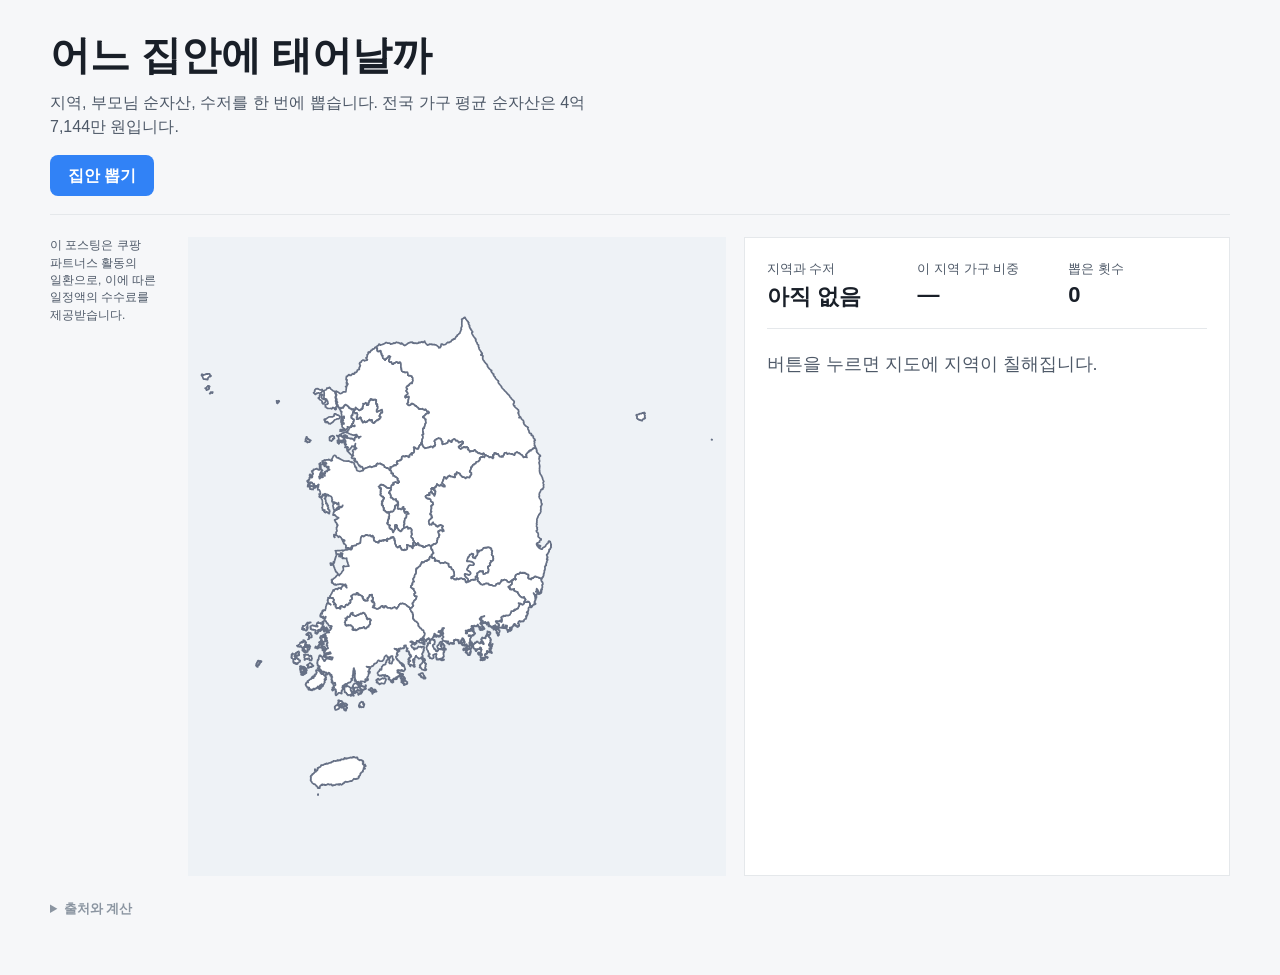
<file: index.html>
<!doctype html>
<html lang="ko">
<head>
<meta charset="utf-8">
<meta name="viewport" content="width=device-width, initial-scale=1">
<title>어느 집안에 태어날까</title>
<style>
  * { box-sizing: border-box; }

  body {
    margin: 0;
    background: #f6f7f9;
    color: #191f28;
    font-family: "Pretendard", "Apple SD Gothic Neo", "Malgun Gothic", "Noto Sans KR", sans-serif;
    word-break: keep-all;
    overflow-wrap: anywhere;
  }

  .wrap {
    max-width: 1220px;
    margin: 0 auto;
    padding: 28px 20px 56px;
  }

  .mast {
    margin-bottom: 22px;
    padding-bottom: 18px;
    border-bottom: 1px solid #e5e8eb;
  }

  h1 {
    margin: 0;
    font-size: 40px;
    font-weight: 800;
    letter-spacing: 0;
  }

  .subtitle {
    margin: 8px 0 0;
    max-width: 36em;
    color: #4e5968;
    font-size: 16px;
    line-height: 1.5;
  }

  #rebirthBtn {
    display: inline-block;
    margin-top: 16px;
    border: 0;
    border-radius: 8px;
    padding: 11px 18px;
    background: #3182f6;
    color: #fff;
    font: inherit;
    font-size: 16px;
    font-weight: 700;
    line-height: 1.2;
    cursor: pointer;
  }

  #rebirthBtn:hover { background: #1b64da; }

  .stage {
    display: grid;
    grid-template-columns: 120px 1.05fr 0.95fr;
    gap: 18px;
    align-items: start;
  }

  #mapBox {
    background: #eef2f6;
    overflow: hidden;
  }

  #koreaMap {
    display: block;
    width: 100%;
    height: auto;
  }

  .province {
    fill: #ffffff;
    stroke: #667085;
    stroke-width: 2;
    stroke-linejoin: round;
  }

  .province.selected {
    fill: #3182f6;
    stroke: #1849a0;
    stroke-width: 2.6;
  }

  .sheet {
    background: #ffffff;
    border: 1px solid #e5e8eb;
    padding: 22px 22px 18px;
    min-height: 100%;
  }

  .stats {
    display: grid;
    grid-template-columns: 1fr 1fr 1fr;
    gap: 12px;
    margin-bottom: 22px;
    padding-bottom: 16px;
    border-bottom: 1px solid #e5e8eb;
  }

  .label {
    font-size: 13px;
    letter-spacing: 0;
    color: #4e5968;
    margin-bottom: 4px;
  }

  .value {
    font-size: 22px;
    font-weight: 800;
    word-break: keep-all;
  }

  #result { display: none; }

  .lead {
    margin: 0 0 14px;
    font-size: 18px;
    line-height: 1.6;
  }

  #result strong {
    font-size: 22px;
    font-weight: 800;
    color: #191f28;
  }

  .waiting {
    margin: 0;
    color: #4e5968;
    font-size: 18px;
    line-height: 1.5;
  }

  .history {
    margin: 18px 0 0;
    padding-top: 14px;
    border-top: 1px solid #e5e8eb;
  }

  .history h2 {
    margin: 0 0 8px;
    font-size: 13px;
    font-weight: 700;
    color: #8b95a1;
  }

  .history ul {
    margin: 0;
    padding: 0;
    list-style: none;
  }

  .history li {
    padding: 7px 0;
    border-top: 1px solid #f2f4f6;
    font-size: 14px;
    line-height: 1.45;
  }

  .history li:first-child {
    border-top: 0;
    padding-top: 0;
  }

  .past {
    display: grid;
    grid-template-columns: 2.6em 3.4em 1fr;
    gap: 8px;
    align-items: baseline;
  }

  .past .where,
  .past .spoon {
    font-weight: 700;
    color: #191f28;
  }

  .past .asset { color: #4e5968; }

  .plainPast { color: #4e5968; }

  .foot { margin-top: 22px; }

  .sources {
    color: #4e5968;
    font-size: 13px;
    line-height: 1.65;
  }

  .sources summary {
    cursor: pointer;
    width: fit-content;
    color: #8b95a1;
    font-weight: 700;
  }

  .sourceList {
    margin: 10px 0 0;
    padding: 0;
    list-style: none;
  }

  .sourceList li { padding: 3px 0; }

  .sources p { margin: 10px 0 0; }

  .sources a {
    color: #1b64da;
    margin-right: 14px;
  }

  .copyBtn {
    margin-top: 8px;
    border: 1px solid #d1d6db;
    border-radius: 8px;
    padding: 8px 12px;
    background: #fff;
    color: #191f28;
    font-family: "Apple SD Gothic Neo", "Noto Sans KR", sans-serif;
    font-size: 14px;
    cursor: pointer;
  }

  .partner { margin: 0; }

  .partner p {
    margin: 0 0 8px;
    color: #4e5968;
    font-size: 12px;
    line-height: 1.45;
  }

  .partner iframe {
    display: block;
    border: 0;
  }

  @media (max-width: 800px) {
    h1 { font-size: 32px; }
    .stage { grid-template-columns: 1fr; }
    .stats { grid-template-columns: 1fr; }
  }
</style>
</head>
<body>
<div class="wrap">
  <header class="mast">
    <div>
      <h1>어느 집안에 태어날까</h1>
      <p class="subtitle">지역, 부모님 순자산, 수저를 한 번에 뽑습니다. 전국 가구 평균 순자산은 4억 7,144만 원입니다.</p>
      <button id="rebirthBtn" type="button">집안 뽑기</button>
    </div>
  </header>

  <div class="stage">
    <aside class="partner">
      <p>이 포스팅은 쿠팡 파트너스 활동의 일환으로, 이에 따른 일정액의 수수료를 제공받습니다.</p>
      <iframe src="https://coupa.ng/cp565b" width="120" height="240" frameborder="0" scrolling="no" referrerpolicy="unsafe-url" title="쿠팡 상품"></iframe>
    </aside>

    <div id="mapBox">
      <svg id="koreaMap" viewBox="0 0 640 760" role="img" aria-label="대한민국 시도 지도"></svg>
    </div>

    <section class="sheet">
      <div class="stats">
        <div>
          <div class="label">지역과 수저</div>
          <div class="value" id="resultSpoon">아직 없음</div>
        </div>
        <div>
          <div class="label">이 지역 가구 비중</div>
          <div class="value" id="resultChance">—</div>
        </div>
        <div>
          <div class="label">뽑은 횟수</div>
          <div class="value" id="rollCount">0</div>
        </div>
      </div>

      <p class="waiting" id="waiting">버튼을 누르면 지도에 지역이 칠해집니다.</p>
      <div id="result">
        <p class="lead">당신은 <strong id="bornRegion"></strong>에서 태어났습니다.</p>
        <p class="lead">부모님 순자산은 <strong id="bornAsset"></strong>입니다.</p>
        <p class="lead"><strong id="bornSpoon"></strong>로 태어났습니다.</p>
        <button id="copyBtn" class="copyBtn" type="button">이 결과 복사</button>
      </div>
      <div class="history" id="history" hidden></div>
    </section>
  </div>

  <footer class="foot">
    <details class="sources">
      <summary>출처와 계산</summary>
      <ul class="sourceList">
        <li>자산은 2025년 가계금융복지조사, 2025년 3월 31일 기준입니다.</li>
        <li>순자산은 집, 전세보증금, 예금, 주식에서 빚을 뺀 가구 금액입니다.</li>
        <li>지역은 2024년 가구 22,997,120으로 뽑고, 자산 분위는 전국 기준 각 10%입니다.</li>
        <li>수저는 1–4분위 흙, 5–7 동, 8–9 은, 10 금입니다. 이 페이지가 붙인 이름입니다.</li>
        <li>1분위 평균은 -771만 원, 10분위 평균은 21억 7,122만 원입니다.</li>
        <li>지도 경계는 통계청 2018년 시도 경계입니다.</li>
      </ul>
      <p>
        <a href="https://mods.go.kr/board.es?act=view&bid=215&list_no=439535&mid=a10301040300" target="_blank" rel="noopener noreferrer">조사 보도자료</a>
        <a href="https://beezbook.com/net-worth-rank" target="_blank" rel="noopener noreferrer">분위 경계값</a>
        <a href="https://census.go.kr/sub/ehpp/bc/ehppbc100t01" target="_blank" rel="noopener noreferrer">2024년 시도별 가구</a>
      </p>
    </details>
  </footer>
</div>

<script src="korea-map.js"></script>
<script>
const BANDS = [
  { spoon: "금수저", min: 110020, max: null },
  { spoon: "은수저", min: 69380, max: 110020 },
  { spoon: "은수저", min: 46180, max: 69380 },
  { spoon: "동수저", min: 33050, max: 46180 },
  { spoon: "동수저", min: 23860, max: 33050 },
  { spoon: "동수저", min: 16472, max: 23860 },
  { spoon: "흙수저", min: 10296, max: 16472 },
  { spoon: "흙수저", min: 5108, max: 10296 },
  { spoon: "흙수저", min: 1210, max: 5108 },
  { spoon: "흙수저", min: null, max: 1210 }
];

const STORE = "household-rebirth-v1";

function formatMan(man) {
  const sign = man < 0 ? "-" : "";
  const abs = Math.abs(man);
  const eok = Math.floor(abs / 10000);
  const rest = abs % 10000;
  const restText = rest.toLocaleString("ko-KR");
  if (eok === 0) return sign + restText + "만\u00A0원";
  if (rest === 0) return sign + eok + "억\u00A0원";
  return sign + eok + "억\u00A0" + restText + "만\u00A0원";
}

function rangeText(band) {
  if (band.min == null) return formatMan(band.max) + " 미만";
  if (band.max == null) return formatMan(band.min) + " 이상";
  return formatMan(band.min) + " 이상, " + formatMan(band.max) + " 미만";
}

const map = document.getElementById("koreaMap");
PROVINCES.forEach((province) => {
  const shape = document.createElementNS("http://www.w3.org/2000/svg", "path");
  shape.setAttribute("d", province.d);
  shape.setAttribute("class", "province");
  shape.dataset.code = province.code;
  map.appendChild(shape);
});

function pickProvince() {
  let ticket = Math.random() * HOUSEHOLDS;
  for (const province of PROVINCES) {
    ticket -= province.households;
    if (ticket < 0) return province;
  }
  return PROVINCES[PROVINCES.length - 1];
}

function regionChance(province) {
  return (province.households / HOUSEHOLDS * 100).toFixed(1) + "%";
}

let rolls = 0;
let history = [];
let lastShare = "";

try {
  const saved = JSON.parse(localStorage.getItem(STORE) || "null");
  if (saved && Array.isArray(saved.history)) {
    rolls = saved.rolls || 0;
    history = saved.history.slice(0, 12);
    document.getElementById("rollCount").textContent = String(rolls);
    paintHistory(false);
  }
} catch (err) {
  rolls = 0;
  history = [];
}

function paintHistory(skipLatest) {
  const box = document.getElementById("history");
  const past = (skipLatest ? history.slice(1) : history)
    .filter((item) => item.split(" · ").length >= 3)
    .slice(0, 5);
  box.replaceChildren();
  if (!past.length) {
    box.hidden = true;
    return;
  }
  box.hidden = false;
  const title = document.createElement("h2");
  title.textContent = "이전 결과";
  const list = document.createElement("ul");
  past.forEach((item) => {
    const li = document.createElement("li");
    const parts = item.split(" · ");
    if (parts.length >= 3) {
      const row = document.createElement("div");
      row.className = "past";
      const where = document.createElement("span");
      where.className = "where";
      where.textContent = parts[0];
      const spoon = document.createElement("span");
      spoon.className = "spoon";
      spoon.textContent = parts[1];
      const asset = document.createElement("span");
      asset.className = "asset";
      asset.textContent = parts.slice(2).join(" · ")
        .replace(/ /g, "\u00A0")
        .replace(/\u00A0(이상|미만)/g, " $1")
        .replace(/,\u00A0/g, ", ");
      row.append(where, spoon, asset);
      li.appendChild(row);
    } else {
      li.className = "plainPast";
      li.textContent = item;
    }
    list.appendChild(li);
  });
  box.append(title, list);
}

function save() {
  localStorage.setItem(STORE, JSON.stringify({ rolls, history: history.slice(0, 12) }));
}

function roll() {
  const band = BANDS[Math.floor(Math.random() * BANDS.length)];
  const province = pickProvince();
  const chance = regionChance(province);
  const asset = rangeText(band);
  const life = province.name + " · " + band.spoon + " · " + asset;
  rolls += 1;
  document.getElementById("rollCount").textContent = String(rolls);
  document.getElementById("resultSpoon").textContent = province.name + " " + band.spoon;
  document.getElementById("resultChance").textContent = chance;
  document.getElementById("bornRegion").textContent = province.name;
  document.getElementById("bornAsset").textContent = asset;
  document.getElementById("bornSpoon").textContent = band.spoon;

  document.querySelectorAll(".province").forEach((shape) => {
    shape.classList.toggle("selected", shape.dataset.code === province.code);
  });

  document.getElementById("waiting").style.display = "none";
  document.getElementById("result").style.display = "block";

  history.unshift(life);
  history = history.slice(0, 12);
  paintHistory(true);

  lastShare = [
    province.name + "에서 태어났습니다.",
    "부모님 순자산은 " + asset + "입니다.",
    band.spoon + "로 태어났습니다."
  ].join("\n");
  save();
}

try {
  if (!sessionStorage.getItem("household-visit")) {
    fetch("https://abacus.jasoncameron.dev/hit/simsimlab/household", { mode: "no-cors", cache: "no-store" })
      .then(function () {
        try { sessionStorage.setItem("household-visit", "1"); } catch (err) {}
      })
      .catch(function () {});
  }
} catch (err) {}

document.getElementById("rebirthBtn").addEventListener("click", roll);
document.getElementById("copyBtn").addEventListener("click", async () => {
  const button = document.getElementById("copyBtn");
  try {
    await navigator.clipboard.writeText(lastShare);
    button.textContent = "복사했습니다";
  } catch (err) {
    button.textContent = "복사를 못 했습니다";
  }
  setTimeout(() => {
    button.textContent = "결과 복사";
  }, 1200);
});
</script>
</body>
</html>
</file>
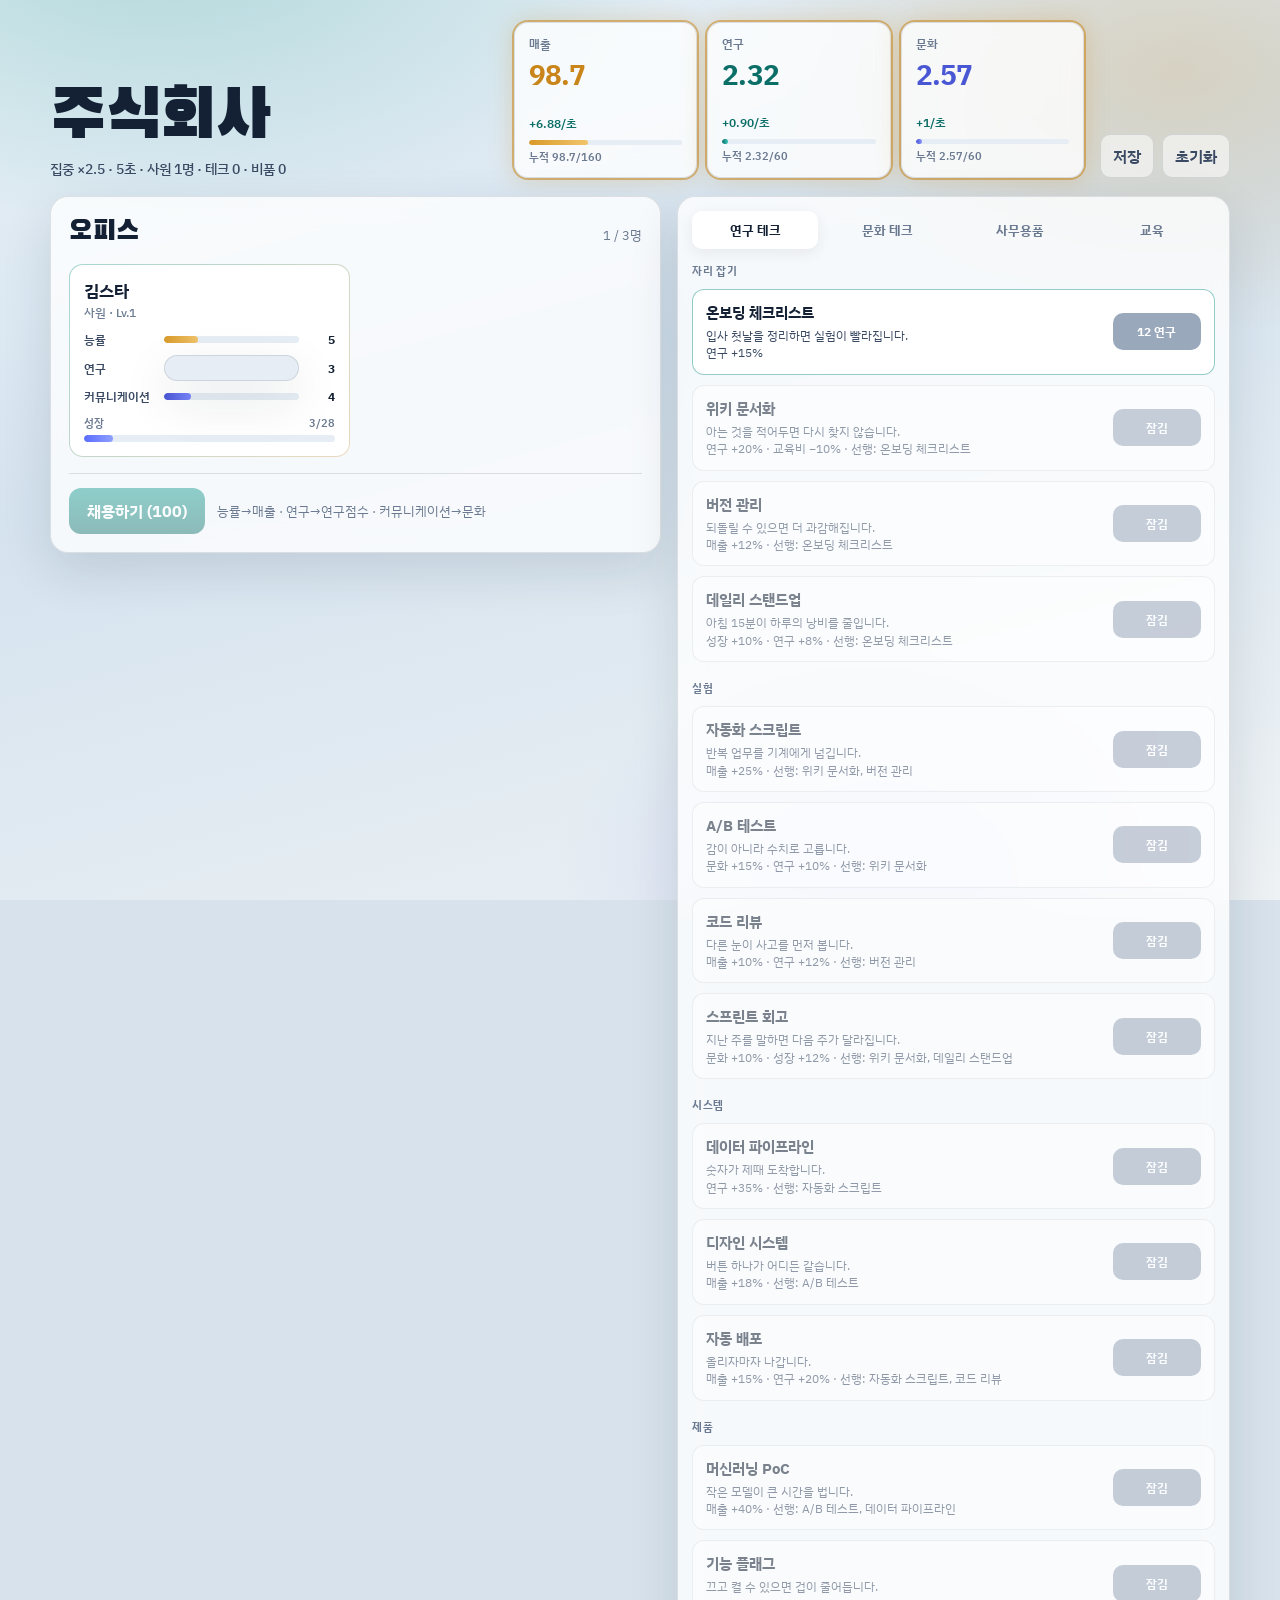
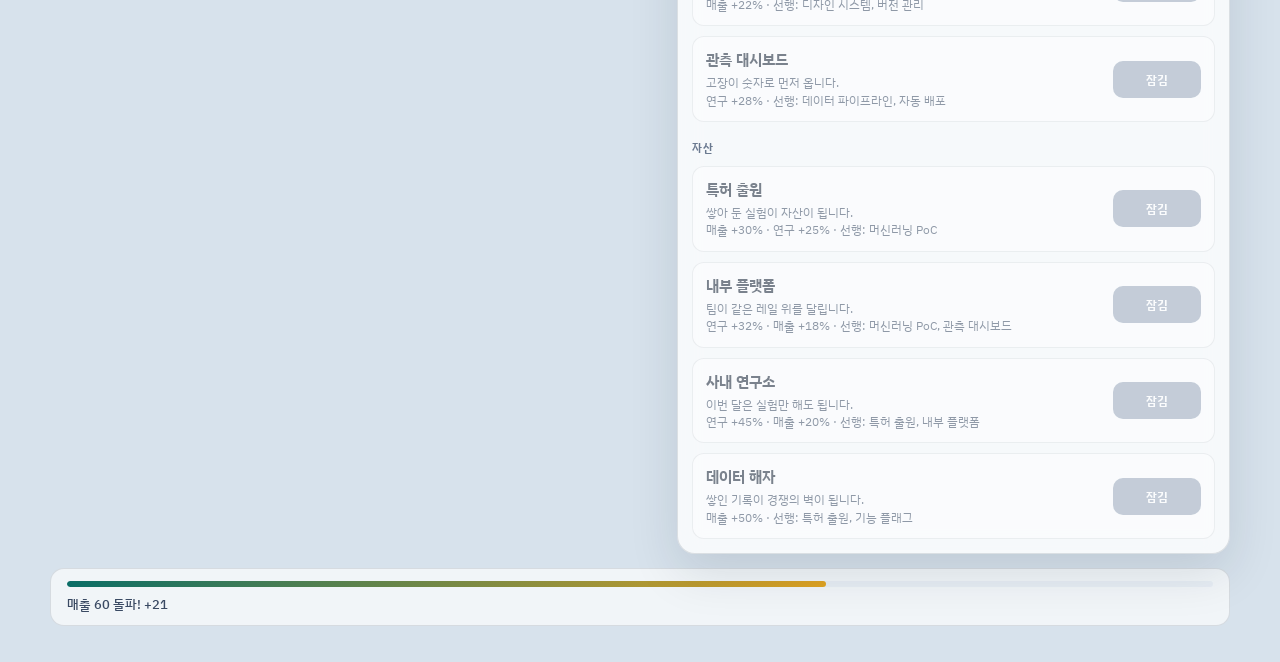
<file: startup/index.html>
<!doctype html>
<html lang="ko">
<head>
<meta charset="utf-8">
<meta name="viewport" content="width=device-width, initial-scale=1">
<link rel="icon" href="data:image/svg+xml,%3Csvg xmlns='http://www.w3.org/2000/svg' viewBox='0 0 16 16'%3E%3Crect width='16' height='16' rx='3' fill='%230b6e67'/%3E%3C/svg%3E">
<title>주식회사 — 연구·문화로 키우는 회사</title>
<link rel="preconnect" href="https://fonts.googleapis.com">
<link rel="preconnect" href="https://fonts.gstatic.com" crossorigin>
<link href="https://fonts.googleapis.com/css2?family=Black+Han+Sans&family=IBM+Plex+Sans+KR:wght@400;500;600;700&display=swap" rel="stylesheet">
<link rel="stylesheet" href="style.css">
</head>
<body>
  <div class="atmosphere" aria-hidden="true"></div>
  <div class="app">
    <header class="top">
      <div class="brand-block">
        <p class="brand">주식회사</p>
        <p class="tagline" id="tagline">사원 1명으로 시작 · 연구와 문화로 키운다</p>
      </div>
      <div class="resources" id="resources"></div>
      <div class="top-actions">
        <button type="button" class="ghost" id="btn-save">저장</button>
        <button type="button" class="ghost" id="btn-reset">초기화</button>
      </div>
    </header>

    <main class="layout">
      <section class="floor" aria-labelledby="floor-title">
        <div class="section-head">
          <h2 id="floor-title">오피스</h2>
          <p class="hint" id="headcount"></p>
        </div>
        <div class="employee-grid" id="employees"></div>
        <div class="floor-actions">
          <button type="button" class="cta" id="btn-hire">채용하기</button>
          <p class="hint" id="hire-hint"></p>
        </div>
      </section>

      <aside class="panel">
        <nav class="tabs" role="tablist">
          <button type="button" class="tab on" data-tab="research" role="tab">연구 테크</button>
          <button type="button" class="tab" data-tab="culture" role="tab">문화 테크</button>
          <button type="button" class="tab" data-tab="office" role="tab">사무용품</button>
          <button type="button" class="tab" data-tab="train" role="tab">교육</button>
        </nav>
        <div class="tab-body" id="tab-body"></div>
      </aside>
    </main>

    <footer class="log-bar">
      <div class="surge-meter" id="surge-meter" aria-hidden="true"><i></i></div>
      <p id="log">회사를 열었습니다. 첫 사원이 책상에 앉았습니다.</p>
    </footer>
  </div>

  <div class="toast" id="toast" hidden></div>

  <script src="js/data.js"></script>
  <script src="js/state.js"></script>
  <script src="js/logic.js"></script>
  <script src="js/render.js"></script>
  <script src="js/main.js"></script>
</body>
</html>
</file>
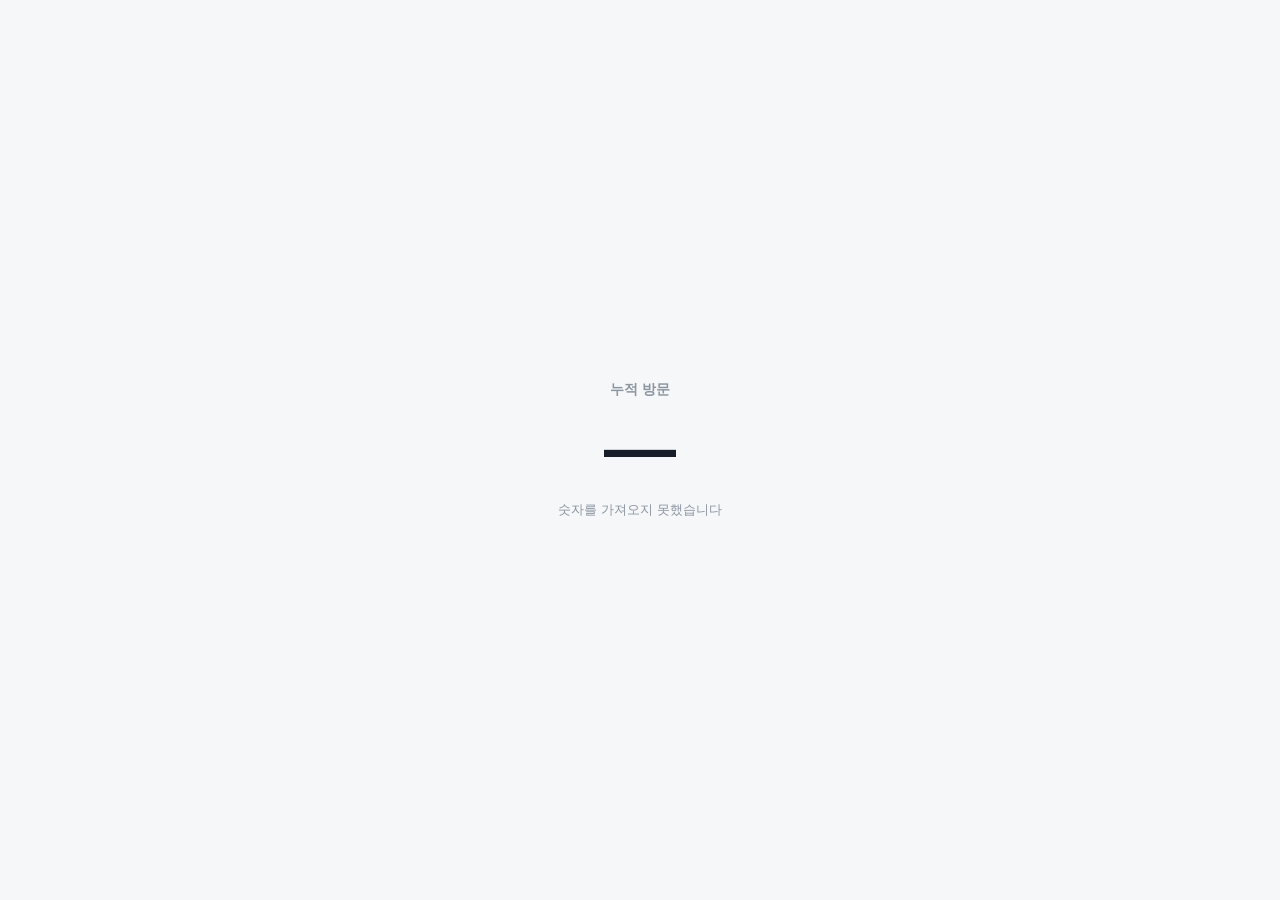
<file: s.html>
<!doctype html>
<html lang="ko">
<head>
<meta charset="utf-8">
<meta name="viewport" content="width=device-width, initial-scale=1">
<meta name="robots" content="noindex">
<title>방문</title>
<style>
  body {
    margin: 0;
    min-height: 100vh;
    display: grid;
    place-items: center;
    background: #f6f7f9;
    color: #191f28;
    font-family: "Pretendard", "Apple SD Gothic Neo", "Malgun Gothic", "Noto Sans KR", sans-serif;
  }

  .card { text-align: center; }

  .label {
    color: #8b95a1;
    font-size: 14px;
    font-weight: 700;
  }

  .value {
    margin: 8px 0 0;
    font-size: 72px;
    font-weight: 800;
  }

  .when {
    margin: 12px 0 0;
    color: #8b95a1;
    font-size: 13px;
  }
</style>
</head>
<body>
  <main class="card">
    <div class="label">누적 방문</div>
    <p class="value" id="value">…</p>
    <p class="when" id="when"></p>
  </main>
  <script>
    const view = document.getElementById("value");
    const when = document.getElementById("when");

    function load() {
      fetch("https://abacus.jasoncameron.dev/get/simsimlab/household", { cache: "no-store" })
        .then(function (res) { return res.json(); })
        .then(function (data) {
          view.textContent = Number(data.value).toLocaleString("ko-KR");
          when.textContent = new Date().toLocaleTimeString("ko-KR", {
            hour: "2-digit",
            minute: "2-digit",
            second: "2-digit"
          });
        })
        .catch(function () {
          view.textContent = "—";
          when.textContent = "숫자를 가져오지 못했습니다";
        });
    }

    load();
    setInterval(load, 15000);
  </script>
</body>
</html>
</file>
<file: startup/style.css>
:root {
  --ink: #142033;
  --ink-soft: #3a4a63;
  --muted: #6b7a90;
  --paper: rgba(255, 255, 255, 0.78);
  --line: rgba(20, 32, 51, 0.12);
  --teal-deep: #0b6e67;
  --gold: #c9851a;
  --ok: #1f8a4c;
  --shadow: 0 18px 50px rgba(20, 32, 51, 0.12);
  --radius: 18px;
  --font-display: "Black Han Sans", "IBM Plex Sans KR", sans-serif;
  --font-body: "IBM Plex Sans KR", sans-serif;
}

* { box-sizing: border-box; }

html, body {
  margin: 0;
  min-height: 100%;
  color: var(--ink);
  font-family: var(--font-body);
  word-break: keep-all;
}

body { background: #d7e2ec; overflow-x: hidden; }

.atmosphere {
  position: fixed;
  inset: 0;
  z-index: -1;
  background:
    radial-gradient(900px 520px at 12% -10%, rgba(15, 143, 134, 0.28), transparent 60%),
    radial-gradient(800px 480px at 92% 8%, rgba(201, 133, 26, 0.22), transparent 55%),
    radial-gradient(700px 500px at 70% 100%, rgba(91, 108, 255, 0.16), transparent 50%),
    linear-gradient(165deg, #e8f1f7 0%, #d5e3ef 42%, #eef2f4 100%);
  animation: sky-drift 18s ease-in-out infinite alternate;
}

@keyframes sky-drift {
  from { filter: saturate(1) brightness(1); transform: scale(1); }
  to { filter: saturate(1.08) brightness(1.03); transform: scale(1.02); }
}

.app {
  width: min(1180px, calc(100% - 28px));
  margin: 0 auto;
  padding: 22px 0 36px;
}

.top {
  display: grid;
  grid-template-columns: 1.1fr 1.4fr auto;
  gap: 16px;
  align-items: end;
  margin-bottom: 18px;
}

.brand {
  margin: 0;
  font-family: var(--font-display);
  font-size: clamp(42px, 7vw, 68px);
  line-height: 0.95;
  letter-spacing: -0.02em;
  animation: brand-in 700ms cubic-bezier(.2,.8,.2,1) both;
}

.tagline { margin: 8px 0 0; color: var(--ink-soft); font-size: 14px; font-weight: 500; }

@keyframes brand-in {
  from { opacity: 0; transform: translateY(10px); }
  to { opacity: 1; transform: none; }
}

.resources { display: grid; grid-template-columns: repeat(3, minmax(0, 1fr)); gap: 10px; }

.res {
  padding: 12px 14px;
  border: 1px solid var(--line);
  border-radius: 14px;
  background: var(--paper);
  backdrop-filter: blur(10px);
  box-shadow: var(--shadow);
}

.res .label { display: block; color: var(--muted); font-size: 12px; font-weight: 600; }
.res .value { display: block; margin-top: 4px; font-size: 28px; font-weight: 800; font-variant-numeric: tabular-nums; letter-spacing: -0.03em; }
.res .delta {
  display: block;
  min-height: 18px;
  margin-top: 1px;
  font-size: 14px;
  font-weight: 800;
  font-variant-numeric: tabular-nums;
  opacity: 0;
}
.res.money .delta { color: #8a5a10; }
.res.research .delta { color: var(--teal-deep); }
.res.culture .delta { color: #343fad; }
.res .delta.pop { animation: delta-pop 980ms ease forwards; }
.res .rate { margin-top: 2px; color: var(--teal-deep); font-size: 12px; font-weight: 600; }
.res .goal { margin-top: 4px; color: var(--muted); font-size: 11px; font-weight: 600; font-variant-numeric: tabular-nums; }
.goal-track { height: 5px; margin-top: 8px; border-radius: 999px; background: #e7edf4; overflow: hidden; }
.goal-track > i { display: block; height: 100%; width: 0; border-radius: inherit; background: linear-gradient(90deg, #d89a2a, #f2c56b); transition: width 180ms linear; }
.res.research .goal-track > i { background: linear-gradient(90deg, #0b6e67, #3ec7bb); }
.res.culture .goal-track > i { background: linear-gradient(90deg, #4a57d4, #8b96ff); }
.res.tick .value { animation: num-tick 280ms ease; }
.resources.rush .res { box-shadow: 0 0 0 2px rgba(201, 133, 26, 0.55), 0 0 24px rgba(201, 133, 26, 0.28); }
body.is-rush { animation: rush-pulse 0.8s ease-in-out infinite alternate; }
body.is-jackpot .app { animation: jackpot-shake 0.45s linear; }
@keyframes rush-pulse { to { filter: saturate(1.15) brightness(1.04); } }
@keyframes jackpot-shake {
  0%, 100% { transform: translateX(0); }
  20% { transform: translateX(-4px); }
  40% { transform: translateX(4px); }
  60% { transform: translateX(-2px); }
  80% { transform: translateX(2px); }
}

@keyframes num-tick {
  0% { transform: translateY(6px) scale(1); }
  38% { transform: translateY(-3px) scale(1.22); }
  100% { transform: none; }
}
@keyframes delta-pop {
  0% { opacity: 0; transform: translateY(8px) scale(0.86); }
  16% { opacity: 1; transform: translateY(0) scale(1.12); }
  68% { opacity: 1; transform: translateY(-2px) scale(1); }
  100% { opacity: 0; transform: translateY(-14px) scale(0.98); }
}
.res.money .value { color: var(--gold); }
.res.research .value { color: var(--teal-deep); }
.res.culture .value { color: #4a57d4; }

.top-actions { display: flex; gap: 8px; }

.ghost, .cta, .buy, .tab, .train-btn { font: inherit; cursor: pointer; border: 0; }

.ghost {
  padding: 10px 12px;
  border-radius: 10px;
  background: rgba(255,255,255,0.55);
  color: var(--ink-soft);
  border: 1px solid var(--line);
  font-weight: 600;
}

.layout { display: grid; grid-template-columns: 1.05fr 0.95fr; gap: 16px; align-items: start; }

.floor, .panel {
  border: 1px solid var(--line);
  border-radius: var(--radius);
  background: var(--paper);
  backdrop-filter: blur(12px);
  box-shadow: var(--shadow);
}

.floor { padding: 18px; }

.section-head { display: flex; justify-content: space-between; align-items: baseline; gap: 12px; margin-bottom: 14px; }
.section-head h2 { margin: 0; font-family: var(--font-display); font-size: 28px; font-weight: 400; }
.hint { margin: 0; color: var(--muted); font-size: 13px; }

.employee-grid { display: grid; grid-template-columns: repeat(auto-fill, minmax(210px, 1fr)); gap: 12px; }

.employee {
  padding: 14px;
  border-radius: 14px;
  border: 1px solid transparent;
  background:
    linear-gradient(#fff, #fff) padding-box,
    linear-gradient(135deg, rgba(15,143,134,0.35), rgba(201,133,26,0.28)) border-box;
  animation: seat-in 420ms cubic-bezier(.2,.8,.2,1) both;
}

@keyframes seat-in {
  from { opacity: 0; transform: translateY(8px) scale(0.98); }
  to { opacity: 1; transform: none; }
}

.employee.ready { box-shadow: 0 0 0 2px rgba(201, 133, 26, 0.7), 0 10px 24px rgba(201, 133, 26, 0.2); }
.employee.ding { animation: ding 520ms cubic-bezier(.2,.8,.2,1); }
.employee.crit { animation: ding 700ms cubic-bezier(.2,.8,.2,1); background: linear-gradient(#fffaf0, #fff) padding-box, linear-gradient(135deg, #e0a322, #f6d98a) border-box; }

@keyframes ding {
  0% { transform: scale(1); }
  40% { transform: scale(1.045); box-shadow: 0 10px 28px rgba(201, 133, 26, 0.28); }
  100% { transform: scale(1); }
}

.employee .name { margin: 0; font-size: 17px; font-weight: 700; }
.employee .role { margin: 2px 0 10px; color: var(--muted); font-size: 12px; font-weight: 500; }
.stats { display: grid; gap: 7px; }

.stat-row { display: grid; grid-template-columns: 72px 1fr 28px; gap: 8px; align-items: center; font-size: 12px; }
.stat-row span:first-child { color: var(--ink-soft); font-weight: 600; }
.stat-row span:last-child { text-align: right; font-weight: 700; font-variant-numeric: tabular-nums; }

.bar { height: 7px; border-radius: 999px; background: #e7edf4; overflow: hidden; }
.bar > i { display: block; height: 100%; border-radius: inherit; transition: width 320ms ease; }
.bar.eff > i { background: linear-gradient(90deg, #d89a2a, #f0c36a); }
.bar.res > i { background: linear-gradient(90deg, #0b6e67, #2bb3a8); }
.bar.com > i { background: linear-gradient(90deg, #4a57d4, #7b86ff); }

.xp { margin-top: 10px; }
.xp .meta { display: flex; justify-content: space-between; margin-bottom: 4px; color: var(--muted); font-size: 11px; font-weight: 600; }
.xp .bar > i { background: linear-gradient(90deg, #5b6cff, #8ea0ff); transition: width 200ms linear; }

.floor-actions { display: flex; flex-wrap: wrap; align-items: center; gap: 12px; margin-top: 16px; padding-top: 14px; border-top: 1px solid var(--line); }

.cta {
  padding: 12px 18px;
  border-radius: 12px;
  background: linear-gradient(180deg, #12998f, var(--teal-deep));
  color: #fff;
  font-weight: 700;
  box-shadow: 0 10px 24px rgba(11, 110, 103, 0.28);
  transition: transform 160ms ease, filter 160ms ease;
}
.cta:hover { transform: translateY(-1px); filter: brightness(1.05); }
.cta:disabled { opacity: 0.45; cursor: not-allowed; transform: none; filter: none; box-shadow: none; }

.panel { padding: 14px; min-height: 520px; }
.tabs { display: grid; grid-template-columns: repeat(4, 1fr); gap: 6px; margin-bottom: 14px; }
.tab { padding: 10px 8px; border-radius: 10px; background: transparent; color: var(--muted); font-size: 13px; font-weight: 700; }
.tab.on { background: #fff; color: var(--ink); box-shadow: 0 4px 14px rgba(20, 32, 51, 0.08); }
.tab-body { min-height: 420px; }

.tech-tree, .shop-list, .train-list { display: grid; gap: 10px; }

.tech, .shop-item {
  display: grid;
  grid-template-columns: 1fr auto;
  gap: 10px;
  align-items: center;
  padding: 12px 13px;
  border-radius: 12px;
  border: 1px solid var(--line);
  background: rgba(255,255,255,0.72);
}

.tech.locked { opacity: 0.55; }
.tech.ready { border-color: rgba(15, 143, 134, 0.45); background: #fff; }
.tech.ready .buy:not(:disabled) { animation: afford 1.05s ease-in-out infinite; }
@keyframes afford {
  0%, 100% { transform: translateY(0); box-shadow: 0 0 0 0 rgba(15, 143, 134, 0.0); }
  50% { transform: translateY(-1px); box-shadow: 0 0 0 4px rgba(15, 143, 134, 0.18); }
}
.tech.owned, .shop-item.owned {
  border-color: rgba(31, 138, 76, 0.4);
  background: linear-gradient(180deg, rgba(31,138,76,0.08), rgba(255,255,255,0.9));
}
.tech.flash { animation: tech-flash 650ms ease; }

@keyframes tech-flash {
  0% { transform: scale(1); }
  35% { transform: scale(1.02); box-shadow: 0 0 0 4px rgba(15,143,134,0.18); }
  100% { transform: scale(1); }
}

.tech-group {
  margin: 8px 0 0;
  color: var(--muted);
  font-size: 11px;
  font-weight: 700;
  letter-spacing: 0.04em;
}
.tech-group:first-child { margin-top: 0; }

.tech h3, .shop-item h3, .train-card h3 { margin: 0 0 4px; font-size: 15px; font-weight: 700; }
.tech p, .shop-item p, .train-card p { margin: 0; color: var(--ink-soft); font-size: 12px; line-height: 1.45; }
.need { margin-top: 6px; color: var(--muted); font-size: 11px; }

.buy { min-width: 88px; padding: 10px 12px; border-radius: 10px; background: var(--ink); color: #fff; font-size: 12px; font-weight: 700; }
.buy:disabled { background: #9aa8bc; cursor: not-allowed; }
.buy.owned { background: var(--ok); cursor: default; }

.train-card {
  display: grid;
  gap: 8px;
  padding: 12px 13px;
  border-radius: 12px;
  border: 1px solid var(--line);
  background: rgba(255,255,255,0.72);
}

.train-actions { display: grid; grid-template-columns: repeat(3, 1fr); gap: 6px; }
.train-btn { padding: 9px 6px; border-radius: 10px; background: #fff; border: 1px solid var(--line); color: var(--ink); font-size: 11px; font-weight: 700; }
.train-btn:disabled { opacity: 0.4; cursor: not-allowed; }

.log-bar { margin-top: 14px; padding: 12px 16px; border-radius: 14px; border: 1px solid var(--line); background: rgba(255,255,255,0.65); }
.surge-meter { height: 6px; margin-bottom: 8px; border-radius: 999px; background: #e7edf4; overflow: hidden; }
.surge-meter > i { display: block; height: 100%; width: 0; border-radius: inherit; background: linear-gradient(90deg, #0b6e67, #e0a322); transition: width 120ms linear; }
.surge-meter.hot > i { background: linear-gradient(90deg, #e07a12, #ffd36a); animation: afford 0.6s ease-in-out infinite; }
.log-bar p { margin: 0; color: var(--ink-soft); font-size: 13px; font-weight: 500; }

.toast {
  position: fixed;
  left: 50%;
  bottom: 28px;
  transform: translateX(-50%) translateY(8px);
  padding: 12px 16px;
  border-radius: 999px;
  background: var(--ink);
  color: #fff;
  font-size: 13px;
  font-weight: 600;
  opacity: 0;
  pointer-events: none;
  transition: opacity 200ms ease, transform 200ms ease;
  z-index: 20;
}
.toast.show { opacity: 1; transform: translateX(-50%) translateY(0) scale(1); }
body.is-jackpot .toast.show { background: #8a5a10; font-size: 16px; }

.floater {
  position: fixed;
  top: 22%;
  z-index: 30;
  padding: 8px 12px;
  border-radius: 999px;
  background: var(--ink);
  color: #fff;
  font-size: 14px;
  font-weight: 700;
  pointer-events: none;
  animation: float-up 1.5s ease forwards;
}
.floater.money { background: #8a5a10; }
.floater.research { background: var(--teal-deep); }
.floater.culture { background: #343fad; }
.floater.hot { font-size: 18px; padding: 10px 14px; }
.floater.jackpot {
  font-size: 22px;
  padding: 12px 16px;
  background: linear-gradient(90deg, #8a5a10, #e2b04a);
  box-shadow: 0 10px 30px rgba(201, 133, 26, 0.45);
}
.floater.gain {
  font-size: 26px;
  font-weight: 800;
  font-variant-numeric: tabular-nums;
  letter-spacing: -0.03em;
  padding: 8px 14px;
  animation-name: cash-up;
}

@keyframes float-up {
  0% { opacity: 0; transform: translateY(10px) scale(0.96); }
  12% { opacity: 1; transform: translateY(0) scale(1); }
  100% { opacity: 0; transform: translateY(-46px) scale(1.04); }
}
@keyframes cash-up {
  0% { opacity: 0; transform: translateX(-50%) translateY(10px) scale(0.82); }
  18% { opacity: 1; transform: translateX(-50%) translateY(0) scale(1.14); }
  100% { opacity: 0; transform: translateX(-50%) translateY(-62px) scale(1); }
}

@media (max-width: 900px) {
  .top { grid-template-columns: 1fr; }
  .layout { grid-template-columns: 1fr; }
  .tabs { grid-template-columns: repeat(2, 1fr); }
  .panel { min-height: 0; }
}

@media (max-width: 560px) {
  .resources { grid-template-columns: 1fr; }
  .train-actions { grid-template-columns: 1fr; }
  .brand { font-size: 48px; }
}
</file>
